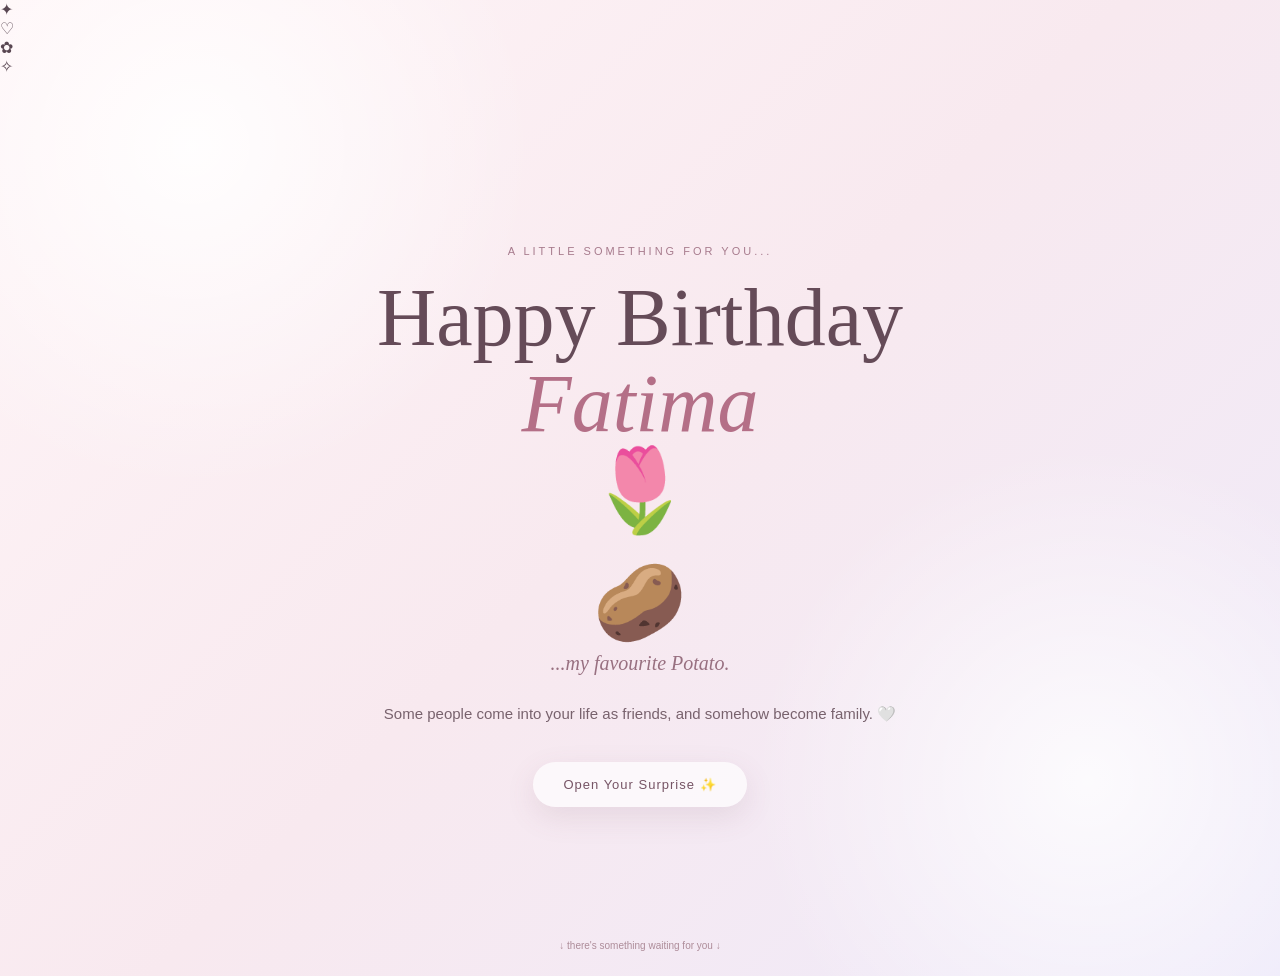
<file: index.html>
<!DOCTYPE html>
<html lang="en">
<head>
    <meta charset="UTF-8">
    <meta name="viewport" content="width=device-width, initial-scale=1.0">

    <title>For Fatima 🌷</title>

    <link rel="stylesheet" href="style.css">
</head>

<body>

    <!-- Floating decorations -->
    <div class="floating">✦</div>
    <div class="floating">♡</div>
    <div class="floating">✿</div>
    <div class="floating">✧</div>

    <main class="home">

        <div class="small-text">
            A little something for you...
        </div>

        <h1>
            Happy Birthday
            <span>Fatima</span> 🌷
        </h1>

        <div class="potato">
            🥔
        </div>

        <p class="nickname">
            ...my favourite Potato.
        </p>

        <p class="intro">
            Some people come into your life as friends,
            and somehow become family. 🤍
        </p>

        <button onclick="startJourney()">
            Open Your Surprise ✨
        </button>

        <div class="scroll-hint">
            ↓ there's something waiting for you ↓
        </div>

    </main>

    <script src="script.js"></script>

</body>
</html>
</file>
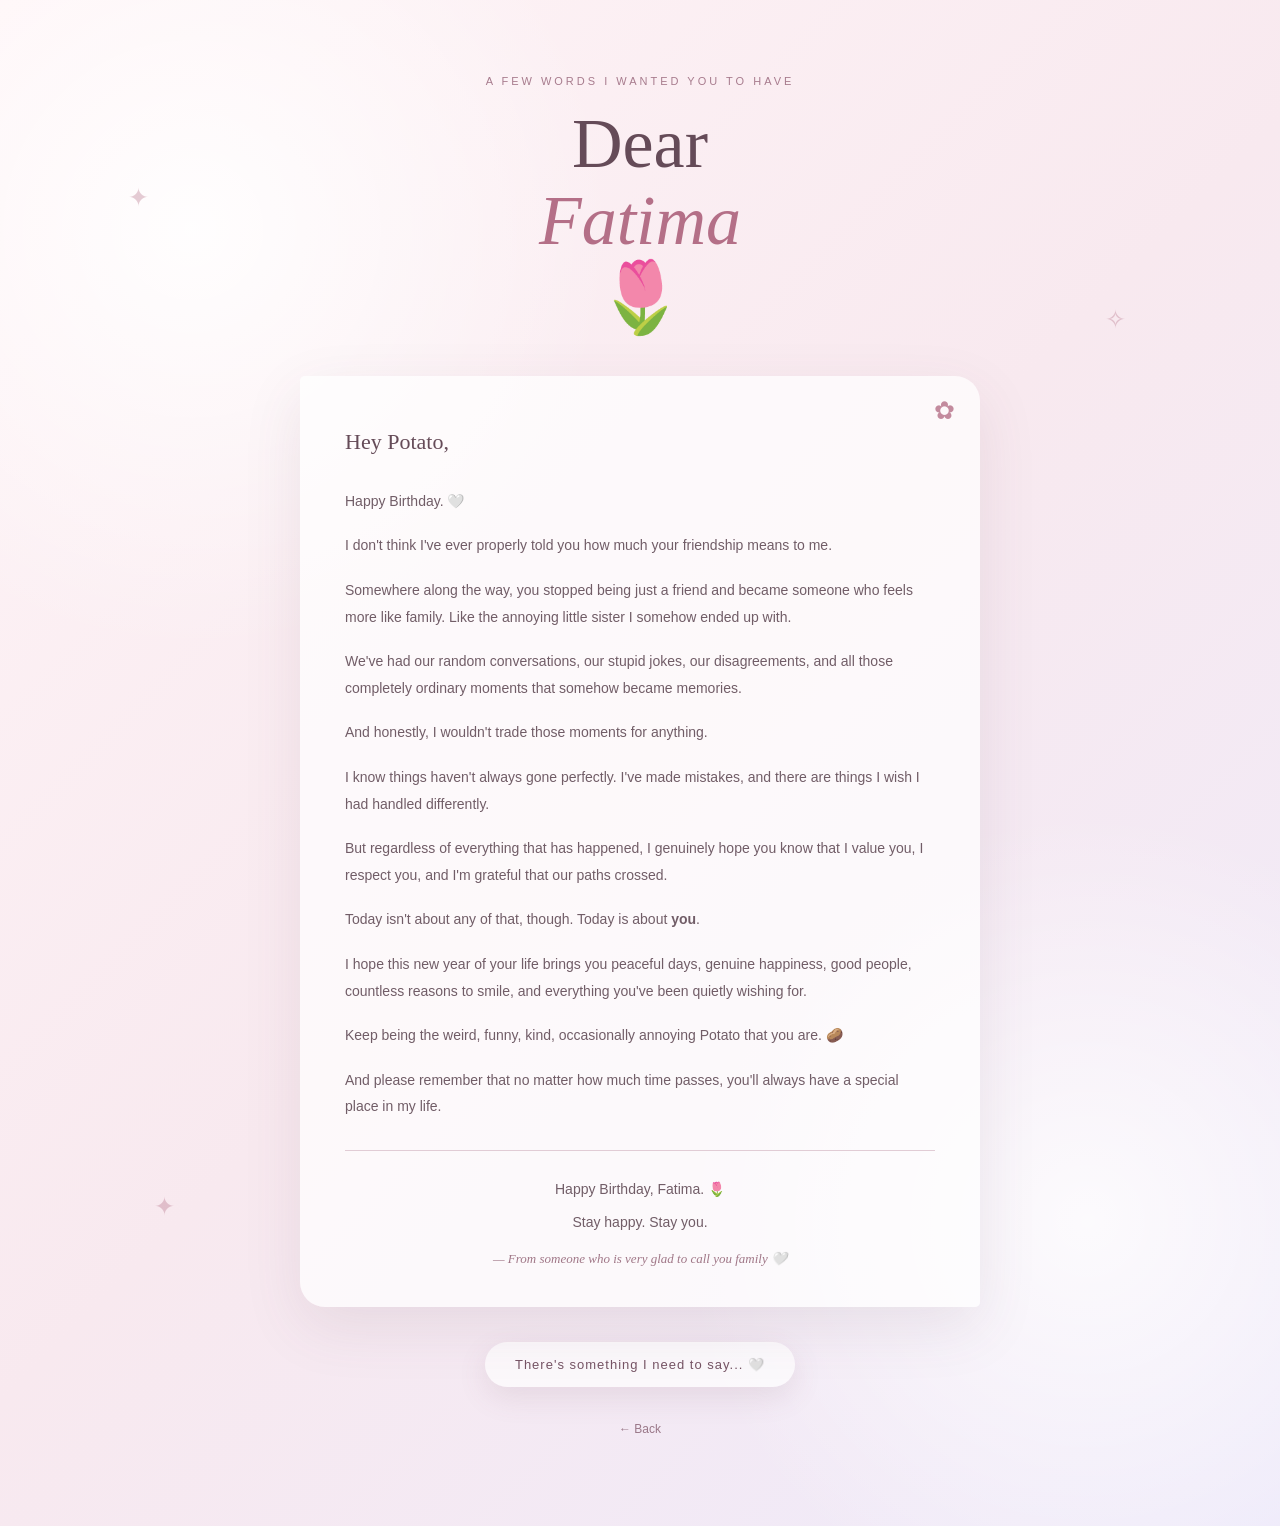
<file: letter.html>
<!DOCTYPE html>
<html lang="en">

<head>
    <meta charset="UTF-8">
    <meta name="viewport" content="width=device-width, initial-scale=1.0">

    <title>A Little Letter for Fatima 💌</title>

    <link rel="stylesheet" href="style.css">
</head>

<body>

    <div class="page letter-page">

        <!-- Decorative stars -->
        <div class="letter-star star-one">✦</div>
        <div class="letter-star star-two">✧</div>
        <div class="letter-star star-three">✦</div>


        <p class="eyebrow">
            A few words I wanted you to have
        </p>


        <h1 class="page-title">
            Dear <span>Fatima</span> 🌷
        </h1>


        <!-- Letter -->

        <div class="letter-paper">

            <div class="paper-flower">
                ✿
            </div>

            <p class="letter-greeting">
                Hey Potato,
            </p>


            <p>
                Happy Birthday. 🤍
            </p>


            <p>
                I don't think I've ever properly told you how
                much your friendship means to me.
            </p>


            <p>
                Somewhere along the way, you stopped being
                just a friend and became someone who feels
                more like family. Like the annoying little
                sister I somehow ended up with.
            </p>


            <p>
                We've had our random conversations, our
                stupid jokes, our disagreements, and all
                those completely ordinary moments that
                somehow became memories.
            </p>


            <p>
                And honestly, I wouldn't trade those moments
                for anything.
            </p>


            <p>
                I know things haven't always gone perfectly.
                I've made mistakes, and there are things I
                wish I had handled differently.
            </p>


            <p>
                But regardless of everything that has happened,
                I genuinely hope you know that I value you,
                I respect you, and I'm grateful that our paths
                crossed.
            </p>


            <p>
                Today isn't about any of that, though.
                Today is about <strong>you</strong>.
            </p>


            <p>
                I hope this new year of your life brings you
                peaceful days, genuine happiness, good people,
                countless reasons to smile, and everything
                you've been quietly wishing for.
            </p>


            <p>
                Keep being the weird, funny, kind,
                occasionally annoying Potato that you are. 🥔
            </p>


            <p>
                And please remember that no matter how much
                time passes, you'll always have a special place
                in my life.
            </p>


            <div class="letter-ending">

                <p>
                    Happy Birthday, Fatima. 🌷
                </p>

                <p>
                    Stay happy. Stay you.
                </p>

                <span>
                    — From someone who is very glad
                    to call you family 🤍
                </span>

            </div>

        </div>


        <a href="sorry.html" class="next-button">
            There's something I need to say... 🤍
        </a>


        <a href="potato.html" class="back-button">
            ← Back
        </a>

    </div>


    <script src="script.js"></script>

</body>

</html>
</file>
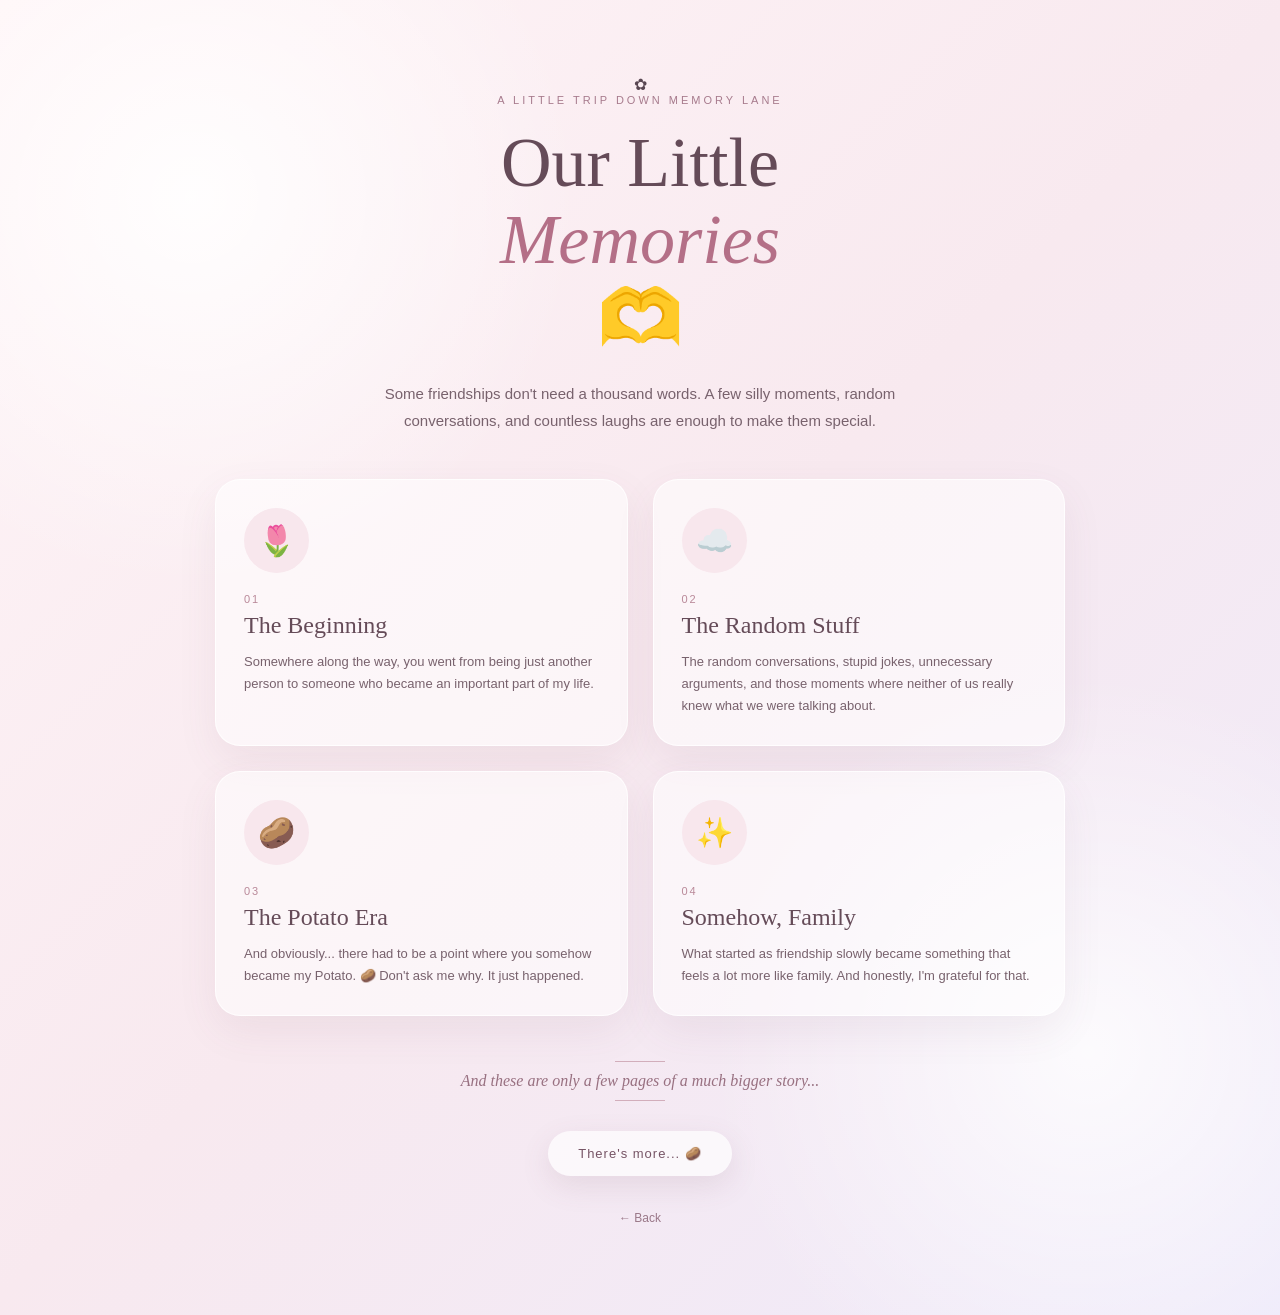
<file: memories.html>
<!DOCTYPE html>
<html lang="en">

<head>
    <meta charset="UTF-8">
    <meta name="viewport" content="width=device-width, initial-scale=1.0">

    <title>Our Little Memories 🌷</title>

    <link rel="stylesheet" href="style.css">
</head>

<body>

    <div class="page">

        <!-- Top decoration -->
        <div class="page-flower">✿</div>

        <p class="eyebrow">A little trip down memory lane</p>

        <h1 class="page-title">
            Our Little<br>
            <span>Memories</span> 🫶
        </h1>

        <p class="page-intro">
            Some friendships don't need a thousand words.
            A few silly moments, random conversations,
            and countless laughs are enough to make them special.
        </p>


        <!-- Memory Cards -->

        <div class="memory-container">

            <div class="memory-card card-one">

                <div class="memory-photo">
                    🌷
                </div>

                <div class="memory-content">

                    <p class="memory-number">
                        01
                    </p>

                    <h2>
                        The Beginning
                    </h2>

                    <p>
                        Somewhere along the way,
                        you went from being just another person
                        to someone who became an important part
                        of my life.
                    </p>

                </div>

            </div>


            <div class="memory-card card-two">

                <div class="memory-photo">
                    ☁️
                </div>

                <div class="memory-content">

                    <p class="memory-number">
                        02
                    </p>

                    <h2>
                        The Random Stuff
                    </h2>

                    <p>
                        The random conversations,
                        stupid jokes, unnecessary arguments,
                        and those moments where neither of us
                        really knew what we were talking about.
                    </p>

                </div>

            </div>


            <div class="memory-card card-three">

                <div class="memory-photo">
                    🥔
                </div>

                <div class="memory-content">

                    <p class="memory-number">
                        03
                    </p>

                    <h2>
                        The Potato Era
                    </h2>

                    <p>
                        And obviously...
                        there had to be a point where
                        you somehow became my Potato. 🥔
                        Don't ask me why.
                        It just happened.
                    </p>

                </div>

            </div>


            <div class="memory-card card-four">

                <div class="memory-photo">
                    ✨
                </div>

                <div class="memory-content">

                    <p class="memory-number">
                        04
                    </p>

                    <h2>
                        Somehow, Family
                    </h2>

                    <p>
                        What started as friendship slowly became
                        something that feels a lot more like family.
                        And honestly, I'm grateful for that.
                    </p>

                </div>

            </div>

        </div>


        <!-- Small message -->

        <div class="memory-ending">

            <div class="tiny-line"></div>

            <p>
                And these are only a few pages
                of a much bigger story...
            </p>

            <div class="tiny-line"></div>

        </div>


        <!-- Navigation -->

        <a href="potato.html" class="next-button">
            There's more... 🥔
        </a>

        <a href="index.html" class="back-button">
            ← Back
        </a>

    </div>


    <script src="script.js"></script>

</body>

</html>
</file>
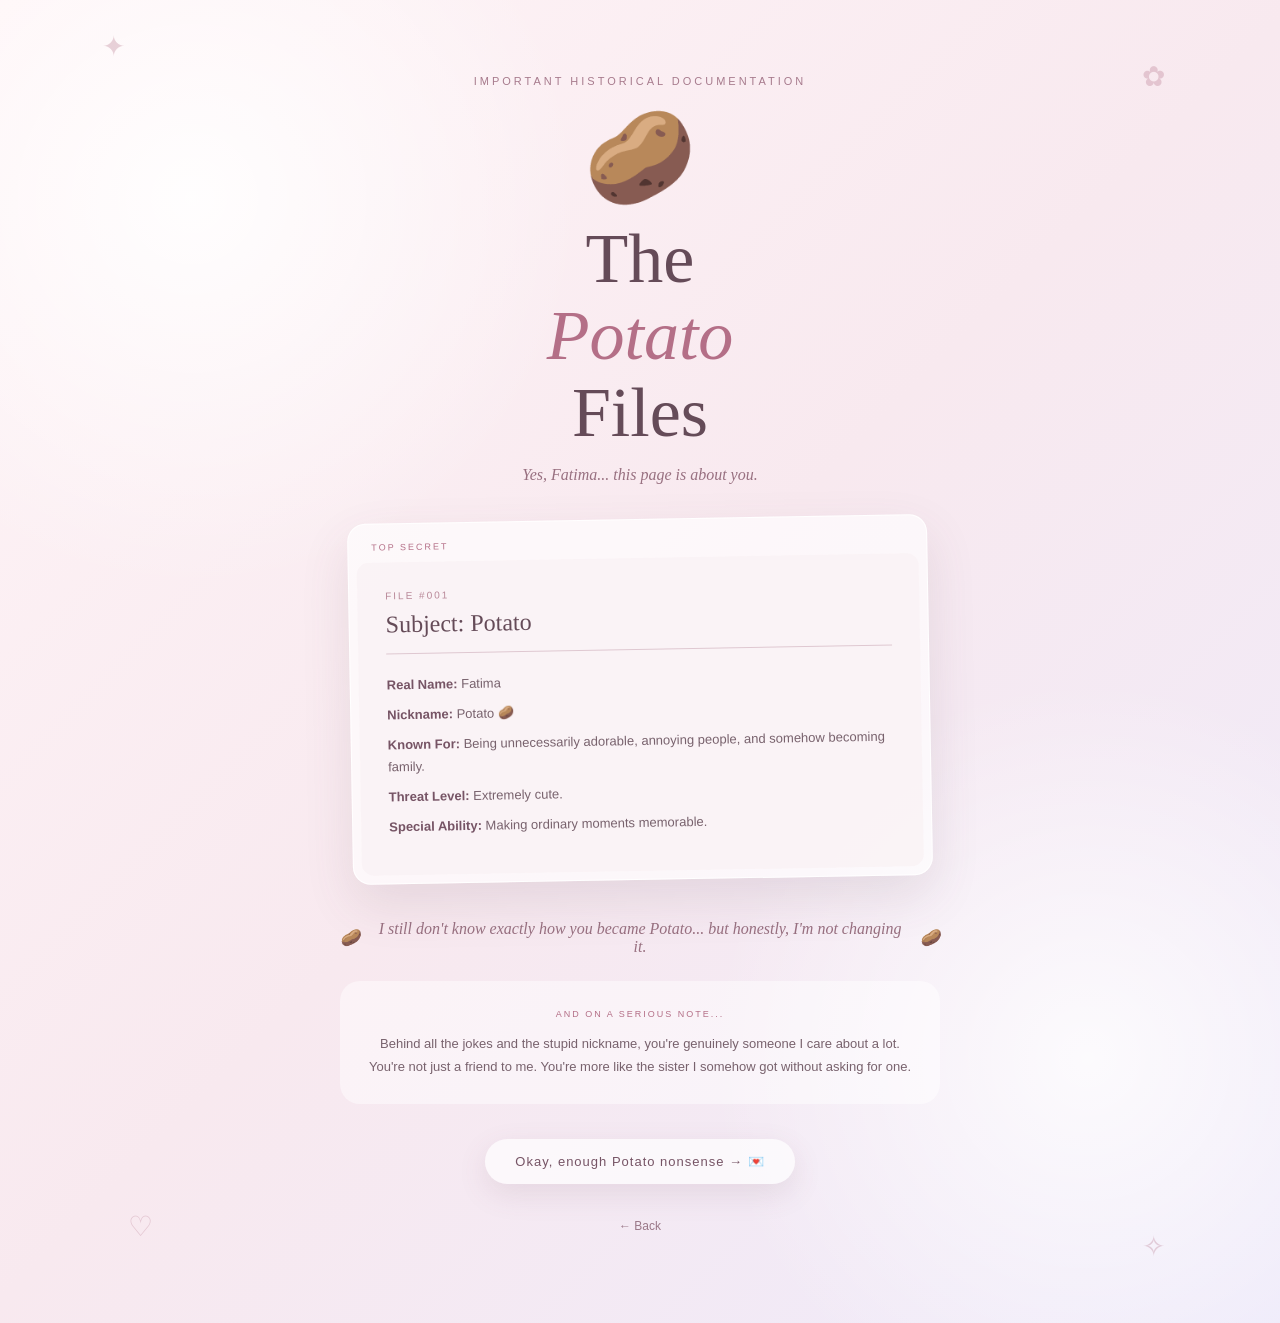
<file: potato.html>
<!DOCTYPE html>
<html lang="en">

<head>
    <meta charset="UTF-8">
    <meta name="viewport" content="width=device-width, initial-scale=1.0">

    <title>The Potato Files 🥔</title>

    <link rel="stylesheet" href="style.css">
</head>

<body>

    <div class="page potato-page">

        <!-- Decorations -->
        <div class="corner-decoration top-left">✦</div>
        <div class="corner-decoration top-right">✿</div>
        <div class="corner-decoration bottom-left">♡</div>
        <div class="corner-decoration bottom-right">✧</div>


        <p class="eyebrow">
            Important historical documentation
        </p>


        <div class="potato-big">
            🥔
        </div>


        <h1 class="page-title">
            The <span>Potato</span> Files
        </h1>


        <p class="potato-subtitle">
            Yes, Fatima...
            this page is about you.
        </p>


        <!-- Potato card -->

        <div class="potato-card">

            <div class="file-label">
                TOP SECRET
            </div>

            <div class="file-content">

                <p class="file-number">
                    FILE #001
                </p>

                <h2>
                    Subject: Potato
                </h2>

                <div class="divider"></div>

                <p>
                    <strong>Real Name:</strong>
                    Fatima
                </p>

                <p>
                    <strong>Nickname:</strong>
                    Potato 🥔
                </p>

                <p>
                    <strong>Known For:</strong>
                    Being unnecessarily adorable,
                    annoying people,
                    and somehow becoming family.
                </p>

                <p>
                    <strong>Threat Level:</strong>
                    Extremely cute.
                </p>

                <p>
                    <strong>Special Ability:</strong>
                    Making ordinary moments memorable.
                </p>

            </div>

        </div>


        <!-- Funny message -->

        <div class="potato-message">

            <span>🥔</span>

            <p>
                I still don't know exactly how
                you became Potato...
                but honestly, I'm not changing it.
            </p>

            <span>🥔</span>

        </div>


        <!-- Sister/friend message -->

        <div class="sister-note">

            <p class="tiny-heading">
                AND ON A SERIOUS NOTE...
            </p>

            <p>
                Behind all the jokes and the stupid nickname,
                you're genuinely someone I care about a lot.
                You're not just a friend to me.
                You're more like the sister I somehow got
                without asking for one.
            </p>

        </div>


        <a href="letter.html" class="next-button">
            Okay, enough Potato nonsense → 💌
        </a>

        <a href="memories.html" class="back-button">
            ← Back
        </a>

    </div>


    <script src="script.js"></script>

</body>

</html>
</file>
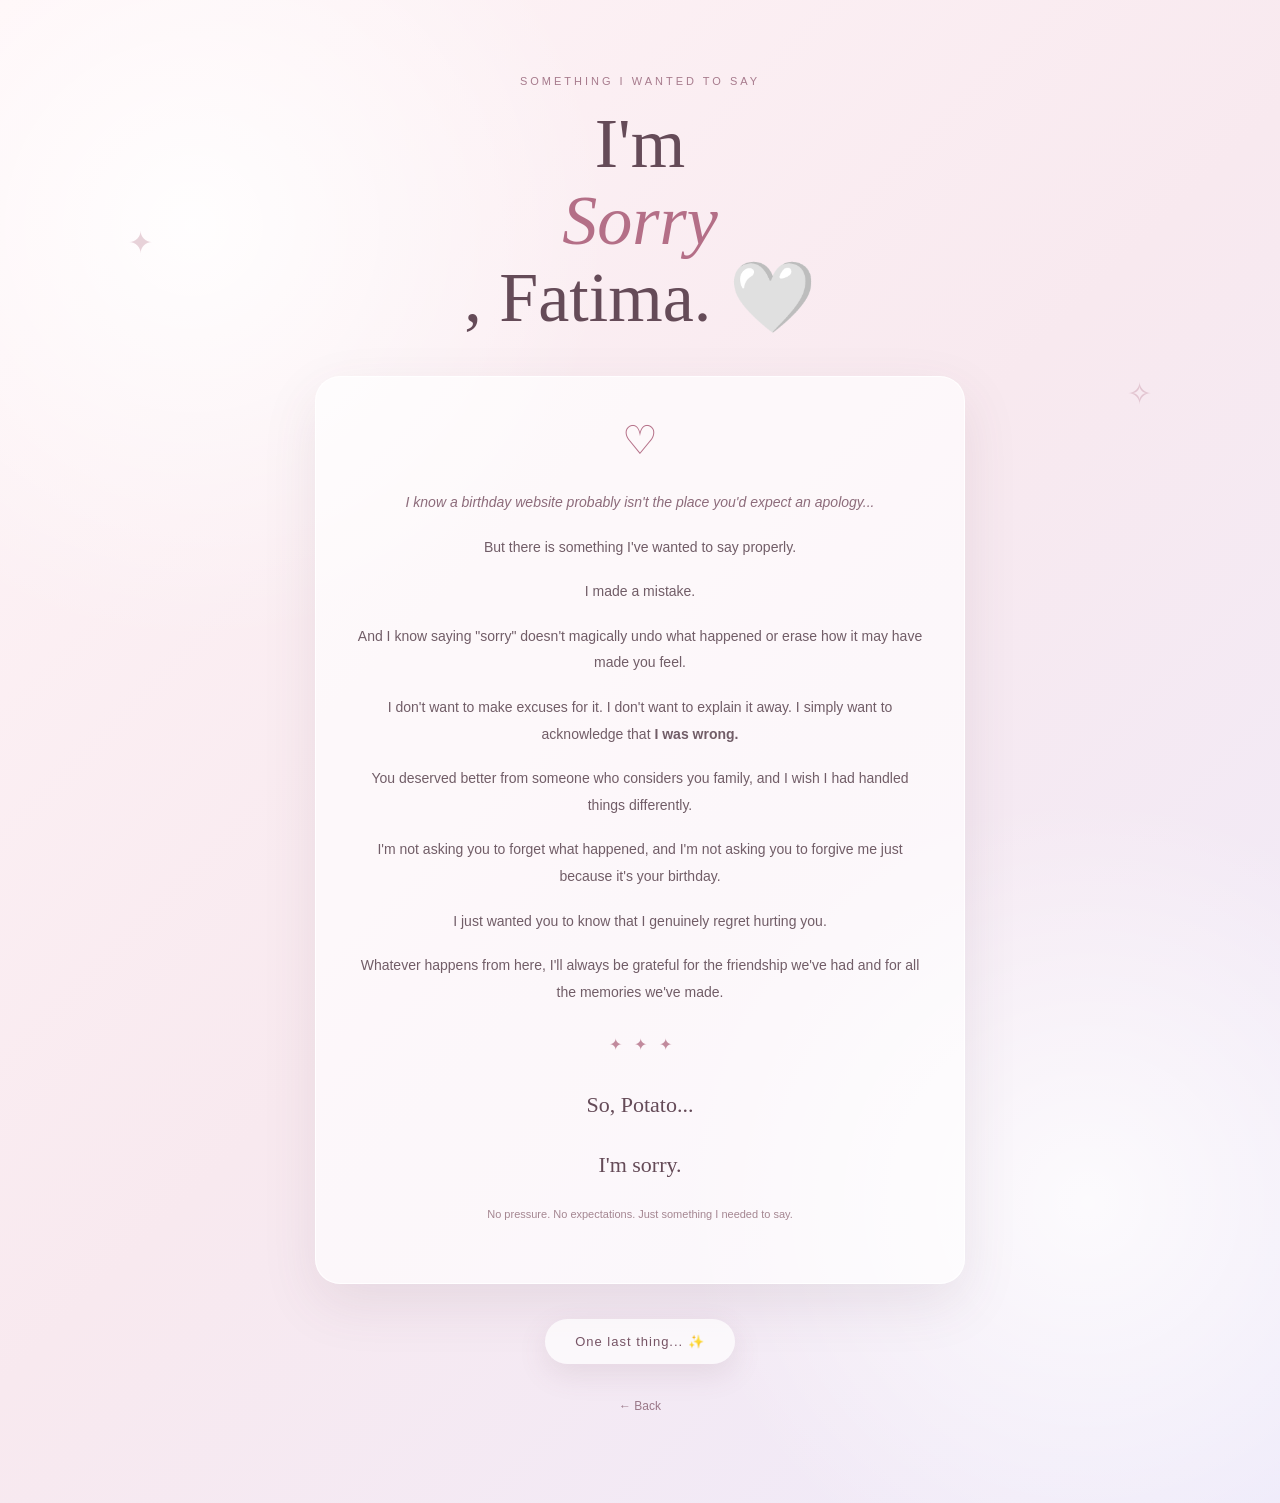
<file: sorry.html>
<!DOCTYPE html>
<html lang="en">

<head>
    <meta charset="UTF-8">
    <meta name="viewport" content="width=device-width, initial-scale=1.0">

    <title>Something I Owe You 🤍</title>

    <link rel="stylesheet" href="style.css">
</head>

<body>

    <div class="page sorry-page">

        <div class="soft-star">✦</div>
        <div class="soft-star second">✧</div>


        <p class="eyebrow">
            Something I wanted to say
        </p>


        <h1 class="page-title">
            I'm <span>Sorry</span>, Fatima. 🤍
        </h1>


        <div class="sorry-card">

            <div class="sorry-symbol">
                ♡
            </div>


            <p class="sorry-opening">
                I know a birthday website probably isn't
                the place you'd expect an apology...
            </p>


            <p>
                But there is something I've wanted to say
                properly.
            </p>


            <p>
                I made a mistake.
            </p>


            <p>
                And I know saying "sorry" doesn't magically
                undo what happened or erase how it may have
                made you feel.
            </p>


            <p>
                I don't want to make excuses for it.
                I don't want to explain it away.
                I simply want to acknowledge that
                <strong>I was wrong.</strong>
            </p>


            <p>
                You deserved better from someone who considers
                you family, and I wish I had handled things
                differently.
            </p>


            <p>
                I'm not asking you to forget what happened,
                and I'm not asking you to forgive me just
                because it's your birthday.
            </p>


            <p>
                I just wanted you to know that I genuinely
                regret hurting you.
            </p>


            <p>
                Whatever happens from here, I'll always be
                grateful for the friendship we've had and
                for all the memories we've made.
            </p>


            <div class="sorry-divider">
                ✦ &nbsp; ✦ &nbsp; ✦
            </div>


            <p class="sorry-final">
                So, Potato...
            </p>


            <p class="sorry-final">
                I'm sorry.
            </p>


            <p class="small-note">
                No pressure. No expectations.
                Just something I needed to say.
            </p>

        </div>


        <a href="surprise.html" class="next-button">
            One last thing... ✨
        </a>


        <a href="letter.html" class="back-button">
            ← Back
        </a>

    </div>


    <script src="script.js"></script>

</body>

</html>
</file>
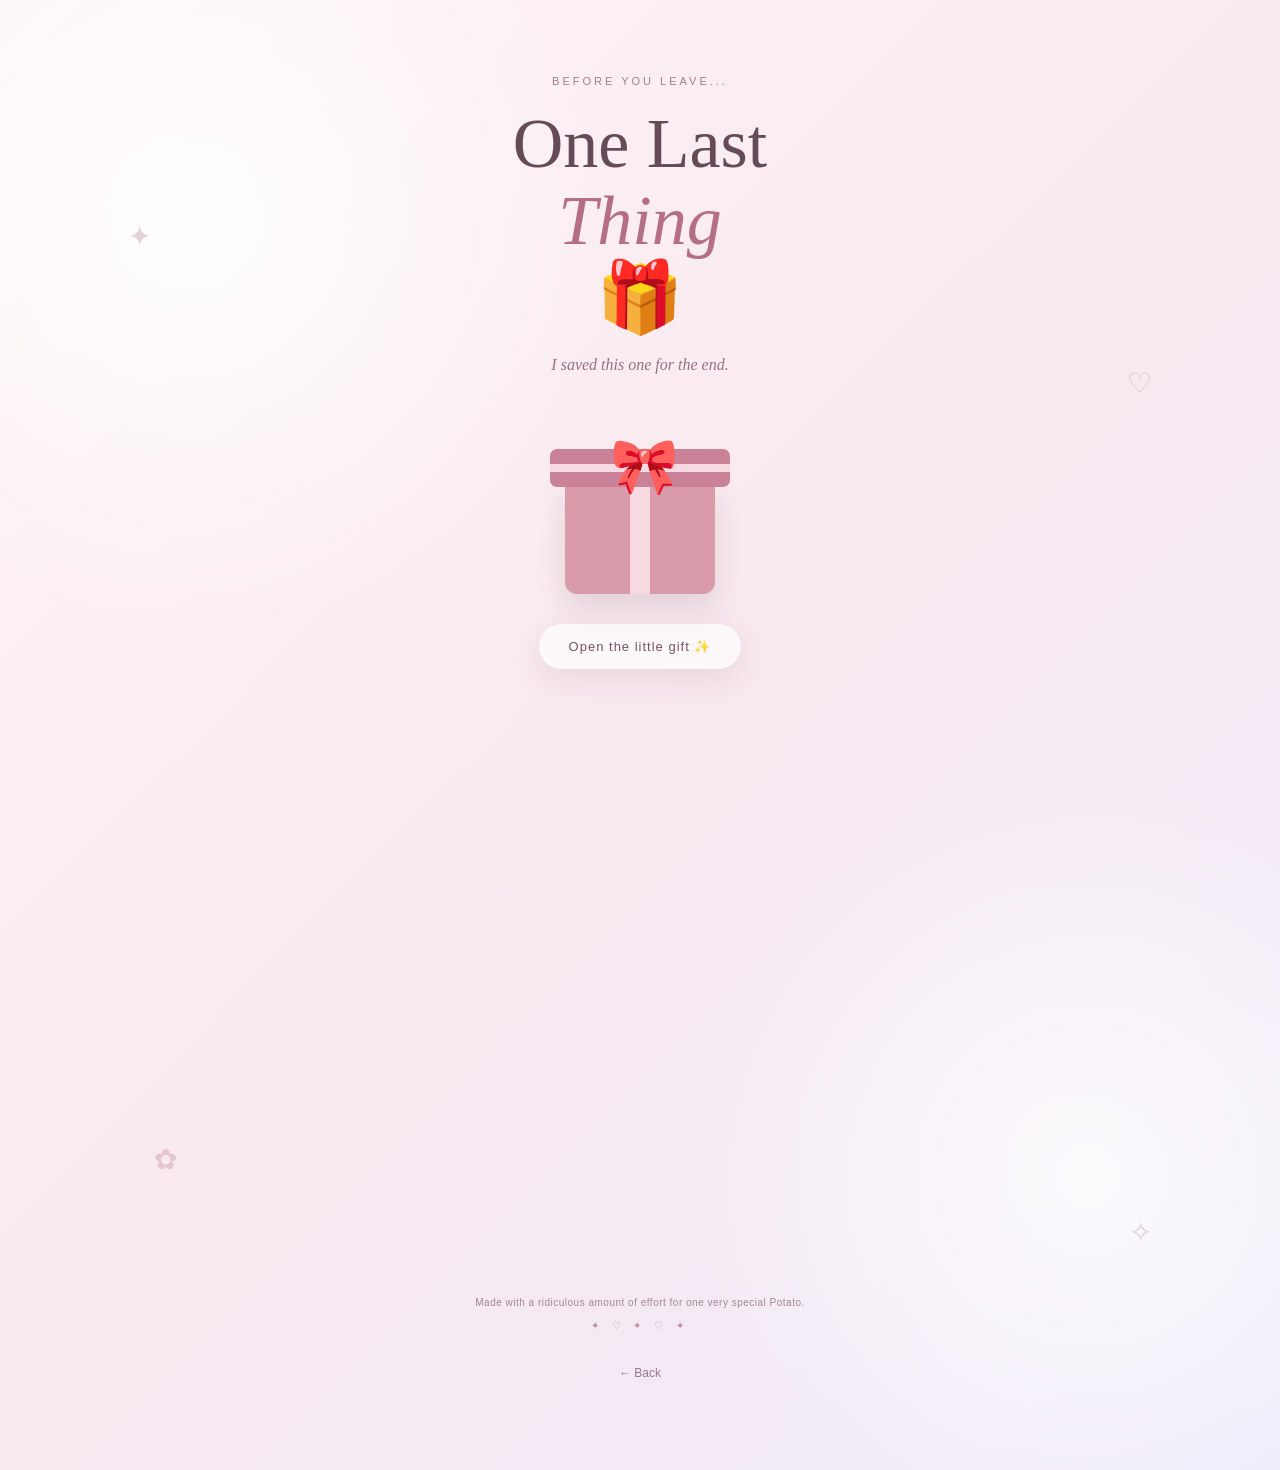
<file: surprise.html>
<!DOCTYPE html>
<html lang="en">

<head>
    <meta charset="UTF-8">
    <meta name="viewport" content="width=device-width, initial-scale=1.0">

    <title>One Last Thing 🎁</title>

    <link rel="stylesheet" href="style.css">
</head>

<body>

    <div class="page surprise-page">

        <!-- Floating decorations -->
        <div class="surprise-decoration one">✦</div>
        <div class="surprise-decoration two">♡</div>
        <div class="surprise-decoration three">✿</div>
        <div class="surprise-decoration four">✧</div>


        <p class="eyebrow">
            Before you leave...
        </p>


        <h1 class="page-title">
            One Last <span>Thing</span> 🎁
        </h1>


        <p class="surprise-intro">
            I saved this one for the end.
        </p>


        <!-- Gift -->

        <div class="gift-box" id="giftBox">

            <div class="gift-lid">
                <div class="ribbon-horizontal"></div>
            </div>

            <div class="gift-body">

                <div class="ribbon-vertical"></div>

                <div class="gift-bow">
                    🎀
                </div>

            </div>

        </div>


        <button class="open-gift" onclick="openGift()">
            Open the little gift ✨
        </button>


        <!-- Hidden message -->

        <div class="hidden-message" id="hiddenMessage">

            <div class="message-star">
                ✨
            </div>

            <h2>
                Happy Birthday, Potato! 🥔
            </h2>

            <p>
                I hope you smiled at least once
                while going through this.
            </p>

            <p>
                You deserve a year full of
                happiness, peace, good memories,
                and people who genuinely care about you.
            </p>

            <p>
                Thank you for being a part of my life
                and for being the kind of person who
                somehow became family.
            </p>

            <div class="final-potato">
                🥔
            </div>

            <p class="final-line">
                Never change, Potato.
            </p>

            <p class="birthday-final">
                Happy Birthday, Fatima. 🌷🤍
            </p>

        </div>


        <div class="final-footer">

            <p>
                Made with a ridiculous amount of effort
                for one very special Potato.
            </p>

            <span>
                ✦ ♡ ✦ ♡ ✦
            </span>

        </div>


        <a href="sorry.html" class="back-button">
            ← Back
        </a>

    </div>


    <script src="script.js"></script>

</body>

</html>
</file>
<file: style.css>
/* =========================================
   FATIMA'S BIRTHDAY WEBSITE
   Complete Aesthetic Stylesheet
========================================= */

* {
    margin: 0;
    padding: 0;
    box-sizing: border-box;
}

html {
    scroll-behavior: smooth;
}

body {
    min-height: 100vh;
    background:
        radial-gradient(circle at 15% 15%, rgba(255,255,255,.9), transparent 25%),
        radial-gradient(circle at 85% 80%, rgba(255,255,255,.8), transparent 25%),
        linear-gradient(135deg, #fff5f7, #f8e9ef, #eeeafa);
    color: #594752;
    font-family: Georgia, "Times New Roman", serif;
    overflow-x: hidden;
}

a {
    text-decoration: none;
}


/* =========================================
   HOME
========================================= */

.home {
    min-height: 100vh;
    padding: 40px 25px;
    display: flex;
    flex-direction: column;
    align-items: center;
    justify-content: center;
    text-align: center;
    position: relative;
}

.small-text,
.eyebrow {
    font-family: "Trebuchet MS", sans-serif;
    text-transform: uppercase;
    letter-spacing: 3px;
    font-size: 11px;
    color: #a77b8d;
    margin-bottom: 18px;
}

.home h1 {
    font-size: clamp(45px, 11vw, 82px);
    line-height: 1.05;
    font-weight: 500;
    color: #654b58;
}

.home h1 span,
.page-title span {
    display: block;
    color: #b46f87;
    font-style: italic;
}

.potato {
    font-size: 75px;
    margin: 25px 0 5px;
    animation: potatoFloat 3s ease-in-out infinite;
}

.nickname {
    color: #987080;
    font-size: 20px;
    font-style: italic;
}

.intro {
    max-width: 520px;
    margin: 25px 0 35px;
    font-family: "Trebuchet MS", sans-serif;
    font-size: 15px;
    line-height: 1.8;
    color: #78626d;
}

button,
.next-button {
    display: inline-block;
    border: none;
    padding: 15px 30px;
    border-radius: 50px;
    background: rgba(255,255,255,.7);
    color: #765465;
    font-family: "Trebuchet MS", sans-serif;
    font-size: 13px;
    letter-spacing: 1px;
    cursor: pointer;
    box-shadow: 0 10px 30px rgba(120,80,100,.12);
    transition: .3s ease;
}

button:hover,
.next-button:hover {
    transform: translateY(-4px);
    background: white;
    box-shadow: 0 15px 35px rgba(120,80,100,.18);
}

.scroll-hint {
    position: absolute;
    bottom: 25px;
    font-family: "Trebuchet MS", sans-serif;
    font-size: 10px;
    color: #ad8c99;
    animation: blink 2s infinite;
}


/* =========================================
   GENERAL PAGE
========================================= */

.page {
    min-height: 100vh;
    width: 100%;
    padding: 75px 20px 90px;
    text-align: center;
    position: relative;
}

.page-title {
    font-size: clamp(40px, 9vw, 70px);
    line-height: 1.1;
    font-weight: 500;
    color: #654b58;
}

.page-intro {
    max-width: 600px;
    margin: 25px auto 45px;
    font-family: "Trebuchet MS", sans-serif;
    color: #78626d;
    line-height: 1.8;
    font-size: 15px;
}

.back-button {
    display: block;
    margin: 35px auto 0;
    color: #9a7888;
    font-family: "Trebuchet MS", sans-serif;
    font-size: 12px;
}


/* =========================================
   MEMORY PAGE
========================================= */

.memory-container {
    max-width: 850px;
    margin: auto;
    display: grid;
    grid-template-columns: repeat(2, 1fr);
    gap: 25px;
}

.memory-card {
    text-align: left;
    padding: 28px;
    border-radius: 25px;
    background: rgba(255,255,255,.55);
    border: 1px solid rgba(255,255,255,.8);
    box-shadow: 0 15px 40px rgba(110,80,100,.08);
    transition: .35s ease;
}

.memory-card:hover {
    transform: translateY(-7px) rotate(1deg);
}

.memory-photo {
    width: 65px;
    height: 65px;
    border-radius: 50%;
    background: #f8e7ed;
    display: flex;
    align-items: center;
    justify-content: center;
    font-size: 30px;
    margin-bottom: 20px;
}

.memory-number {
    font-family: "Trebuchet MS", sans-serif;
    color: #b98999;
    font-size: 11px;
    letter-spacing: 2px;
    margin-bottom: 7px;
}

.memory-content h2 {
    color: #654b58;
    font-weight: 500;
    margin-bottom: 12px;
}

.memory-content p:last-child {
    color: #78626d;
    font-family: "Trebuchet MS", sans-serif;
    line-height: 1.7;
    font-size: 13px;
}

.memory-ending {
    margin: 45px auto 30px;
    color: #987080;
    font-style: italic;
}

.tiny-line {
    width: 50px;
    height: 1px;
    background: #d2aebb;
    margin: 10px auto;
}


/* =========================================
   POTATO PAGE
========================================= */

.potato-page {
    overflow: hidden;
}

.corner-decoration {
    position: absolute;
    color: rgba(180,111,135,.3);
    font-size: 28px;
}

.top-left {
    top: 30px;
    left: 8%;
}

.top-right {
    top: 60px;
    right: 9%;
}

.bottom-left {
    bottom: 80px;
    left: 10%;
}

.bottom-right {
    bottom: 60px;
    right: 9%;
}

.potato-big {
    font-size: 90px;
    margin: 10px 0;
    animation: potatoFloat 3s infinite;
}

.potato-subtitle {
    color: #987080;
    font-style: italic;
    margin: 15px 0 35px;
}

.potato-card {
    max-width: 580px;
    margin: auto;
    background: rgba(255,255,255,.65);
    border: 1px solid rgba(255,255,255,.9);
    border-radius: 18px;
    padding: 8px;
    box-shadow: 0 20px 50px rgba(100,70,90,.12);
    transform: rotate(-1deg);
}

.file-label {
    text-align: left;
    padding: 10px 15px;
    font-family: "Trebuchet MS", sans-serif;
    font-size: 9px;
    letter-spacing: 2px;
    color: #b46f87;
}

.file-content {
    background: rgba(250,243,246,.8);
    border-radius: 12px;
    padding: 28px;
    text-align: left;
}

.file-number {
    font-family: "Trebuchet MS", sans-serif;
    font-size: 10px;
    letter-spacing: 2px;
    color: #b98999;
}

.file-content h2 {
    margin: 10px 0 15px;
    font-weight: 500;
    color: #654b58;
}

.divider {
    height: 1px;
    background: #dfc8d1;
    margin-bottom: 20px;
}

.file-content p:not(.file-number) {
    font-family: "Trebuchet MS", sans-serif;
    font-size: 13px;
    line-height: 1.7;
    margin: 8px 0;
    color: #78626d;
}

.file-content strong {
    color: #765465;
}

.potato-message {
    max-width: 600px;
    margin: 40px auto 25px;
    display: flex;
    align-items: center;
    justify-content: center;
    gap: 18px;
    color: #987080;
    font-style: italic;
}

.sister-note {
    max-width: 600px;
    margin: 25px auto 35px;
    padding: 25px;
    border-radius: 20px;
    background: rgba(255,255,255,.45);
    color: #78626d;
    font-family: "Trebuchet MS", sans-serif;
    line-height: 1.8;
    font-size: 13px;
}

.tiny-heading {
    font-size: 9px;
    letter-spacing: 2px;
    color: #b46f87;
    margin-bottom: 10px;
}


/* =========================================
   LETTER PAGE
========================================= */

.letter-star {
    position: absolute;
    color: rgba(180,111,135,.35);
    font-size: 25px;
}

.star-one {
    top: 12%;
    left: 10%;
}

.star-two {
    top: 20%;
    right: 12%;
}

.star-three {
    bottom: 20%;
    left: 12%;
}

.letter-paper {
    max-width: 680px;
    margin: 40px auto 35px;
    padding: 45px 45px 40px;
    background: rgba(255,255,255,.72);
    border-radius: 5px 25px 5px 25px;
    box-shadow: 0 20px 60px rgba(100,70,90,.1);
    text-align: left;
    position: relative;
}

.paper-flower {
    position: absolute;
    top: 20px;
    right: 25px;
    color: #c38b9e;
    font-size: 25px;
}

.letter-paper p {
    font-family: "Trebuchet MS", sans-serif;
    font-size: 14px;
    line-height: 1.9;
    color: #715d67;
    margin-bottom: 18px;
}

.letter-greeting {
    font-family: Georgia, serif !important;
    font-size: 22px !important;
    color: #654b58 !important;
    margin-bottom: 25px !important;
}

.letter-ending {
    margin-top: 30px;
    padding-top: 25px;
    border-top: 1px solid #e1ccd5;
    text-align: center;
}

.letter-ending p {
    margin-bottom: 7px;
}

.letter-ending span {
    display: block;
    margin-top: 15px;
    color: #a07787;
    font-style: italic;
    font-size: 13px;
}


/* =========================================
   SORRY PAGE
========================================= */

.sorry-page {
    display: flex;
    flex-direction: column;
    align-items: center;
}

.soft-star {
    position: absolute;
    top: 15%;
    left: 10%;
    color: rgba(180,111,135,.3);
    font-size: 30px;
}

.soft-star.second {
    left: auto;
    right: 10%;
    top: 25%;
}

.sorry-card {
    max-width: 650px;
    margin: 40px auto 35px;
    padding: 40px;
    background: rgba(255,255,255,.65);
    border: 1px solid rgba(255,255,255,.85);
    border-radius: 25px;
    box-shadow: 0 20px 55px rgba(100,70,90,.1);
}

.sorry-symbol {
    font-size: 40px;
    color: #b46f87;
    margin-bottom: 25px;
}

.sorry-card p {
    font-family: "Trebuchet MS", sans-serif;
    font-size: 14px;
    line-height: 1.9;
    color: #715d67;
    margin-bottom: 18px;
}

.sorry-opening {
    font-style: italic;
    color: #8d6c7b !important;
}

.sorry-divider {
    color: #c18a9d;
    margin: 30px 0;
}

.sorry-final {
    font-family: Georgia, serif !important;
    font-size: 22px !important;
    color: #654b58 !important;
}

.small-note {
    font-size: 11px !important;
    color: #a48691 !important;
}


/* =========================================
   SURPRISE PAGE
========================================= */

.surprise-page {
    display: flex;
    flex-direction: column;
    align-items: center;
}

.surprise-intro {
    margin: 20px 0 30px;
    color: #987080;
    font-style: italic;
}

.surprise-decoration {
    position: absolute;
    color: rgba(180,111,135,.3);
    font-size: 28px;
}

.surprise-decoration.one {
    top: 15%;
    left: 10%;
}

.surprise-decoration.two {
    top: 25%;
    right: 10%;
}

.surprise-decoration.three {
    bottom: 20%;
    left: 12%;
}

.surprise-decoration.four {
    bottom: 15%;
    right: 10%;
}


/* =========================================
   GIFT BOX
========================================= */

.gift-box {
    width: 180px;
    height: 170px;
    margin: 20px auto 30px;
    position: relative;
    cursor: pointer;
    transition: .5s ease;
}

.gift-body {
    position: absolute;
    width: 150px;
    height: 115px;
    left: 15px;
    bottom: 0;
    background: #d99aaa;
    border-radius: 5px 5px 12px 12px;
    box-shadow: 0 15px 30px rgba(100,70,90,.15);
}

.gift-lid {
    position: absolute;
    width: 180px;
    height: 38px;
    left: 0;
    top: 25px;
    background: #c98297;
    border-radius: 7px;
    z-index: 2;
    transition: .6s ease;
}

.ribbon-horizontal {
    width: 100%;
    height: 8px;
    background: #f6d9e1;
    position: absolute;
    top: 15px;
}

.ribbon-vertical {
    width: 20px;
    height: 115px;
    background: #f6d9e1;
    position: absolute;
    left: 65px;
}

.gift-bow {
    position: absolute;
    top: -45px;
    left: 45px;
    font-size: 55px;
    z-index: 4;
}

.gift-open .gift-lid {
    transform: translateY(-60px) rotate(-8deg);
}


/* =========================================
   HIDDEN MESSAGE
========================================= */

.hidden-message {
    max-width: 600px;
    margin: 25px auto;
    padding: 35px;
    border-radius: 25px;
    background: rgba(255,255,255,.7);
    box-shadow: 0 20px 60px rgba(100,70,90,.12);

    opacity: 0;
    transform: translateY(25px) scale(.95);
    pointer-events: none;

    transition: .7s ease;
}

.hidden-message.show-message {
    opacity: 1;
    transform: translateY(0) scale(1);
    pointer-events: auto;
}

.message-star {
    font-size: 35px;
    margin-bottom: 15px;
}

.hidden-message h2 {
    font-size: 28px;
    font-weight: 500;
    color: #654b58;
    margin-bottom: 20px;
}

.hidden-message p {
    font-family: "Trebuchet MS", sans-serif;
    font-size: 14px;
    line-height: 1.8;
    color: #715d67;
    margin-bottom: 15px;
}

.final-potato {
    font-size: 55px;
    margin: 20px;
}

.final-line {
    font-style: italic;
    color: #a07787 !important;
}

.birthday-final {
    font-family: Georgia, serif !important;
    font-size: 21px !important;
    color: #b46f87 !important;
}

.final-footer {
    margin-top: 45px;
    color: #a48691;
    font-family: "Trebuchet MS", sans-serif;
    font-size: 10px;
    letter-spacing: .5px;
}

.final-footer span {
    display: block;
    margin-top: 12px;
    color: #c18a9d;
    letter-spacing: 5px;
}


/* =========================================
   ANIMATIONS
========================================= */

@keyframes potatoFloat {

    0%, 100% {
        transform: translateY(0) rotate(-3deg);
    }

    50% {
        transform: translateY(-12px) rotate(3deg);
    }

}

@keyframes blink {

    0%, 100% {
        opacity: .4;
    }

    50% {
        opacity: 1;
    }

}


/* =========================================
   MOBILE
========================================= */

@media (max-width: 650px) {

    .page {
        padding: 55px 17px 80px;
    }

    .memory-container {
        grid-template-columns: 1fr;
        max-width: 450px;
    }

    .memory-card {
        padding: 23px;
    }

    .letter-paper {
        padding: 35px 25px;
    }

    .sorry-card {
        padding: 30px 23px;
    }

    .potato-card {
        transform: none;
    }

    .potato-message {
        font-size: 14px;
    }

    .page-title {
        font-size: 44px;
    }

    .home h1 {
        font-size: 50px;
    }

    .floating,
    .surprise-decoration,
    .letter-star {
        opacity: .5;
    }

}
</file>
